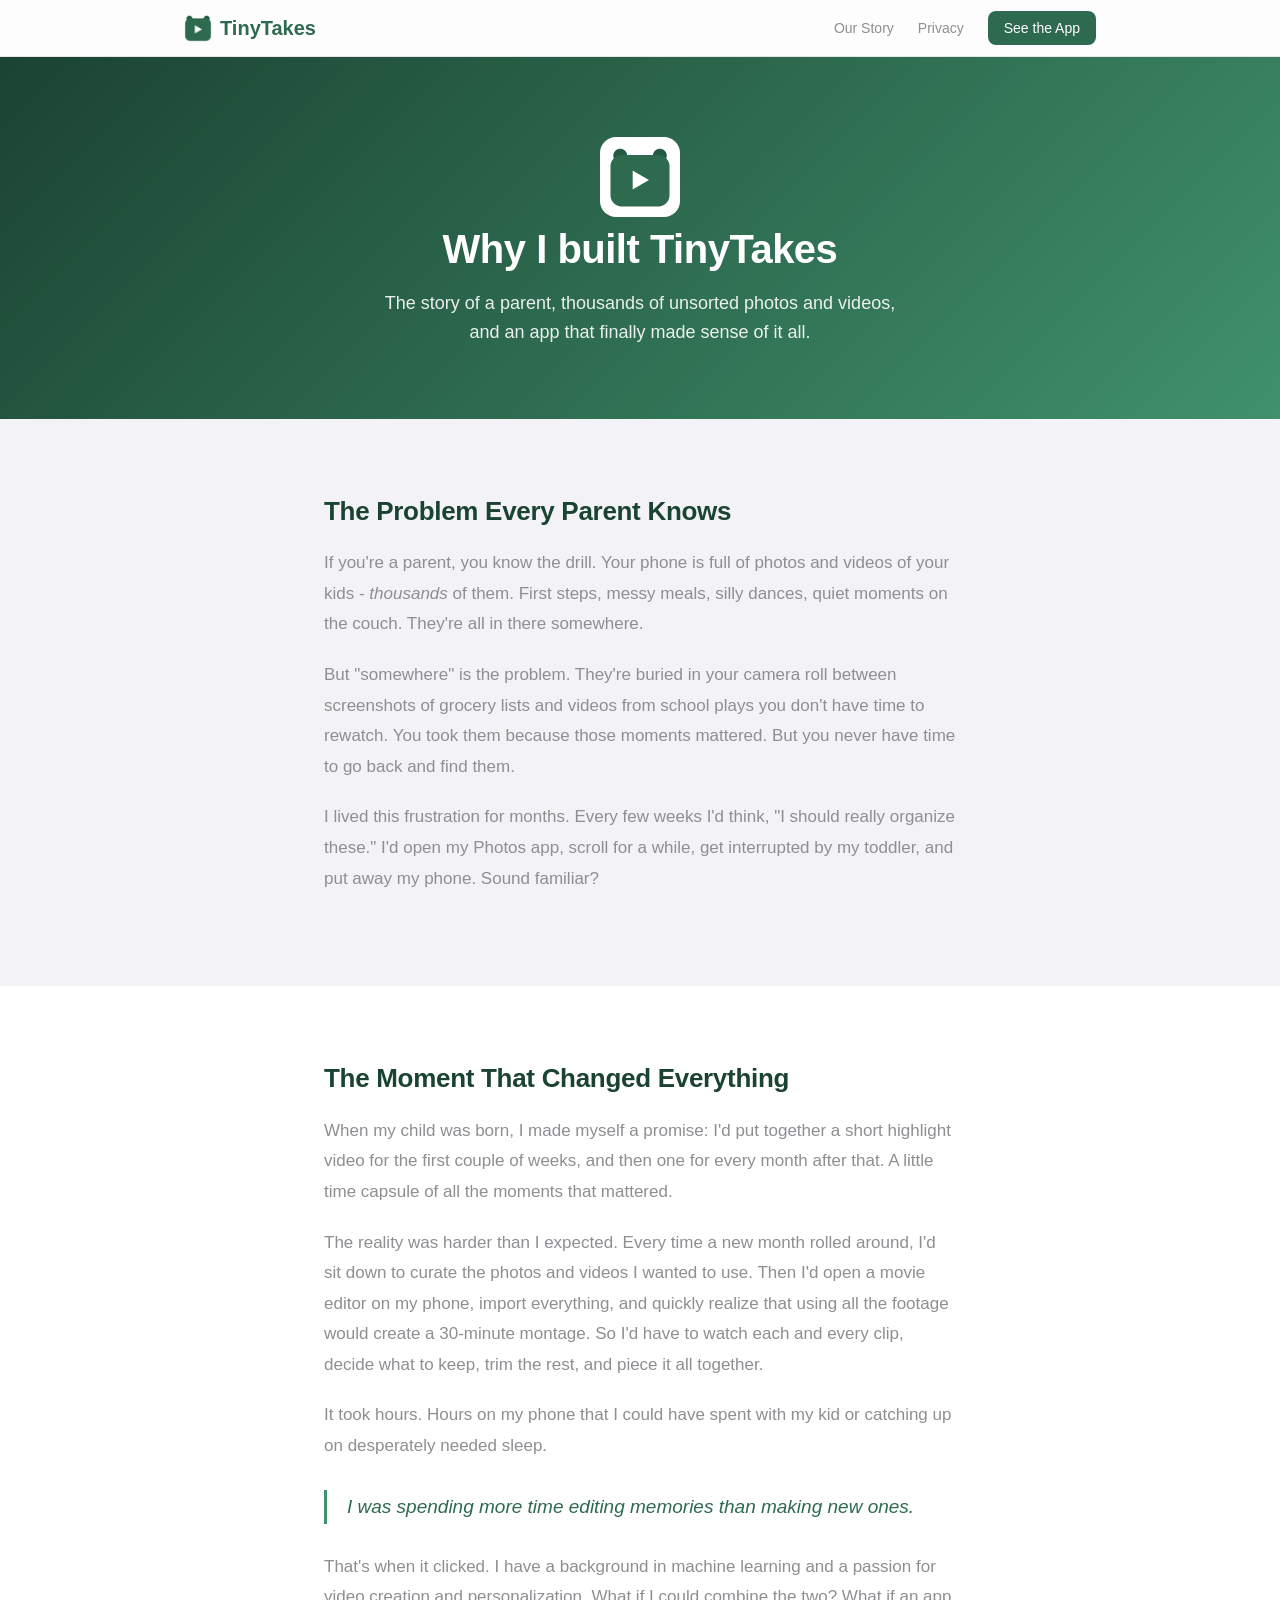
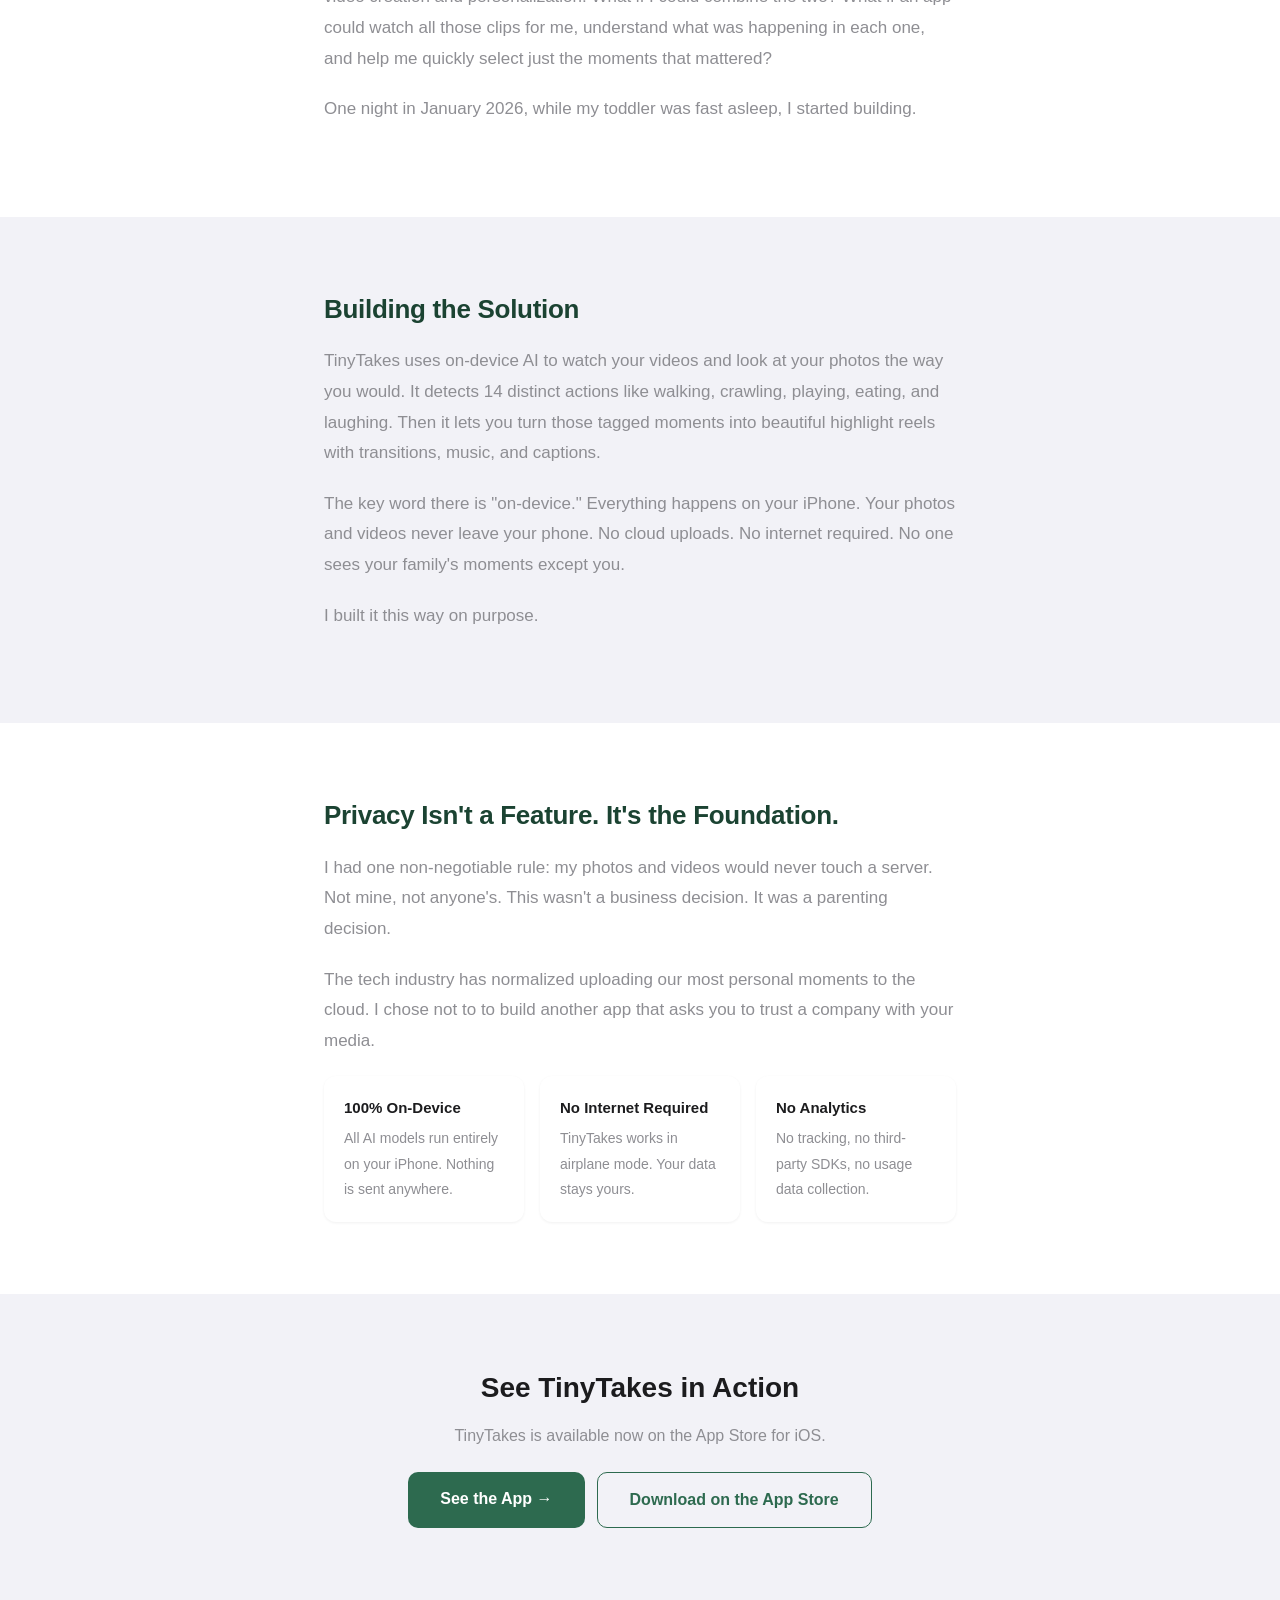
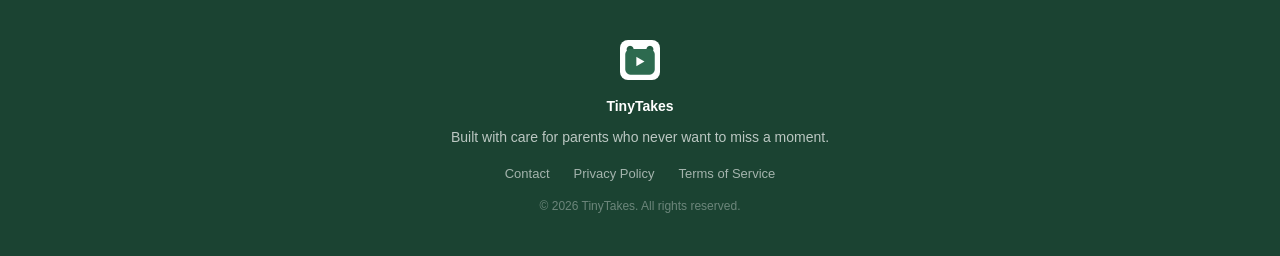
<file: index.html>
<!DOCTYPE html>
<html lang="en">
<head>
  <meta charset="UTF-8">
  <meta name="viewport" content="width=device-width, initial-scale=1.0">
  <title>TinyTakes - The Story Behind the App</title>
  <meta name="description" content="TinyTakes was built by a parent who got tired of losing the best moments in an ocean of photos and videos. Here's the story of why and how.">
  <link rel="icon" type="image/png" href="logo.png">

  <!-- Open Graph -->
  <meta property="og:title" content="TinyTakes - The Story Behind the App">
  <meta property="og:description" content="Why I built an AI-powered app to help parents find and relive their children's best moments.">
  <meta property="og:image" content="logo.png">
  <meta property="og:type" content="website">

  <!-- Twitter Card -->
  <meta name="twitter:card" content="summary">
  <meta name="twitter:title" content="TinyTakes - The Story Behind the App">
  <meta name="twitter:description" content="Why I built an AI-powered app to help parents find and relive their children's best moments.">
  <meta name="twitter:image" content="logo.png">

  <link rel="stylesheet" href="styles.css">

  <style>
    .story-hero {
      background: linear-gradient(135deg, var(--primary-dark) 0%, var(--primary) 50%, var(--primary-light) 100%);
      color: #FFFFFF;
    }

    .story-hero-inner {
      max-width: 720px;
      margin: 0 auto;
      padding: 80px 24px 72px;
      text-align: center;
    }

    .story-hero h1 {
      font-size: 40px;
      font-weight: 700;
      line-height: 1.2;
      letter-spacing: -0.5px;
      margin-bottom: 16px;
    }

    .story-hero .subtitle {
      font-size: 18px;
      opacity: 0.9;
      line-height: 1.6;
      max-width: 540px;
      margin: 0 auto;
    }

    .story-section {
      max-width: 680px;
      margin: 0 auto;
      padding: 0 24px;
    }

    .story-section h2 {
      font-size: 26px;
      font-weight: 700;
      margin-bottom: 16px;
      letter-spacing: -0.3px;
      color: var(--primary-dark);
    }

    .story-section p {
      font-size: 17px;
      line-height: 1.8;
      color: var(--text-secondary);
      margin-bottom: 20px;
    }

    .story-section .pullquote {
      font-size: 19px;
      font-style: italic;
      color: var(--primary);
      border-left: 3px solid var(--primary-light);
      padding-left: 20px;
      margin: 28px 0;
    }

    .placeholder-note {
      background: rgba(45, 106, 79, 0.06);
      border: 1px dashed var(--primary-light);
      border-radius: var(--radius);
      padding: 16px 20px;
      font-size: 14px;
      color: var(--primary);
      margin: 20px 0;
    }

    .privacy-values {
      display: grid;
      grid-template-columns: repeat(auto-fit, minmax(200px, 1fr));
      gap: 16px;
      margin-top: 20px;
    }

    .privacy-value {
      background: var(--card-bg);
      border-radius: var(--radius);
      padding: 20px;
      box-shadow: 0 1px 3px rgba(0, 0, 0, 0.06);
    }

    .privacy-value h4 {
      font-size: 15px;
      font-weight: 600;
      margin-bottom: 6px;
      color: var(--text);
    }

    .privacy-value p {
      font-size: 14px;
      margin-bottom: 0;
    }

    .story-cta {
      text-align: center;
      max-width: 680px;
      margin: 0 auto;
      padding: 0 24px;
    }

    .story-cta h2 {
      font-size: 28px;
      font-weight: 700;
      margin-bottom: 12px;
      color: var(--text);
    }

    .story-cta p {
      font-size: 16px;
      color: var(--text-secondary);
      margin-bottom: 24px;
    }

    .story-cta-buttons {
      display: flex;
      gap: 12px;
      justify-content: center;
      flex-wrap: wrap;
    }

    .btn-app {
      display: inline-block;
      padding: 14px 32px;
      font-size: 16px;
      font-weight: 600;
      color: #FFFFFF;
      background: var(--primary);
      border-radius: 10px;
      text-decoration: none;
      transition: background 0.2s, transform 0.2s;
    }

    .btn-app:hover {
      background: var(--primary-dark);
      transform: translateY(-1px);
    }

    .btn-beta {
      display: inline-block;
      padding: 14px 32px;
      font-size: 16px;
      font-weight: 600;
      color: var(--primary);
      border: 1.5px solid var(--primary);
      border-radius: 10px;
      text-decoration: none;
      transition: background 0.2s;
    }

    .btn-beta:hover {
      background: rgba(45, 106, 79, 0.05);
    }

    @media (max-width: 768px) {
      .story-hero h1 { font-size: 30px; }
      .story-hero-inner { padding: 56px 24px 56px; }
      .story-section h2 { font-size: 22px; }
    }

    @media (max-width: 480px) {
      .story-hero h1 { font-size: 26px; }
      .story-hero .subtitle { font-size: 16px; }
      .story-cta-buttons { flex-direction: column; align-items: center; }
    }
  </style>
</head>
<body>
  <!-- Nav -->
  <nav class="nav">
    <div class="nav-inner">
      <a href="#" class="nav-logo"><img src="logo.png" alt="TinyTakes" class="nav-logo-img">TinyTakes</a>
      <div class="nav-links">
        <a href="#our-story">Our Story</a>
        <a href="#privacy-first">Privacy</a>
        <a href="ios/index.html" class="nav-cta">See the App</a>
      </div>
    </div>
  </nav>

  <!-- Hero -->
  <header class="story-hero">
    <div class="story-hero-inner">
      <img src="logo.png" alt="TinyTakes logo" class="hero-logo">
      <h1>Why I built TinyTakes</h1>
      <p class="subtitle">The story of a parent, thousands of unsorted photos and videos, and an app that finally made sense of it all.</p>
    </div>
  </header>

  <!-- The Problem -->
  <section id="our-story" class="section">
    <div class="story-section">
      <h2>The Problem Every Parent Knows</h2>
      <p>If you're a parent, you know the drill. Your phone is full of photos and videos of your kids - <i>thousands</i> of them. First steps, messy meals, silly dances, quiet moments on the couch. They're all in there somewhere.</p>
      <p>But "somewhere" is the problem. They're buried in your camera roll between screenshots of grocery lists and videos from school plays you don't have time to rewatch. You took them because those moments mattered. But you never have time to go back and find them.</p>
      <p>I lived this frustration for months. Every few weeks I'd think, "I should really organize these." I'd open my Photos app, scroll for a while, get interrupted by my toddler, and put away my phone. Sound familiar?</p>
    </div>
  </section>

  <!-- The Spark -->
  <section class="section section-alt">
    <div class="story-section">
      <h2>The Moment That Changed Everything</h2>
      <p>When my child was born, I made myself a promise: I'd put together a short highlight video for the first couple of weeks, and then one for every month after that. A little time capsule of all the moments that mattered.</p>
      <p>The reality was harder than I expected. Every time a new month rolled around, I'd sit down to curate the photos and videos I wanted to use. Then I'd open a movie editor on my phone, import everything, and quickly realize that using all the footage would create a 30-minute montage. So I'd have to watch each and every clip, decide what to keep, trim the rest, and piece it all together.</p>
      <p>It took hours. Hours on my phone that I could have spent with my kid or catching up on desperately needed sleep.</p>
      <p class="pullquote">I was spending more time editing memories than making new ones.</p>
      <p>That's when it clicked. I have a background in machine learning and a passion for video creation and personalization. What if I could combine the two? What if an app could watch all those clips for me, understand what was happening in each one, and help me quickly select just the moments that mattered?</p>
      <p>One night in January 2026, while my toddler was fast asleep, I started building.</p>
    </div>
  </section>

  <!-- The Solution -->
  <section class="section">
    <div class="story-section">
      <h2>Building the Solution</h2>
      <p>TinyTakes uses on-device AI to watch your videos and look at your photos the way you would. It detects 14 distinct actions like walking, crawling, playing, eating, and laughing. Then it lets you turn those tagged moments into beautiful highlight reels with transitions, music, and captions.</p>
      <p>The key word there is "on-device." Everything happens on your iPhone. Your photos and videos never leave your phone. No cloud uploads. No internet required. No one sees your family's moments except you.</p>
      <p>I built it this way on purpose.</p>
    </div>
  </section>

  <!-- Privacy by Design -->
  <section id="privacy-first" class="section section-alt">
    <div class="story-section">
      <h2>Privacy Isn't a Feature. It's the Foundation.</h2>
      <p>I had one non-negotiable rule: my photos and videos would never touch a server. Not mine, not anyone's. This wasn't a business decision. It was a parenting decision.</p>
      <p>The tech industry has normalized uploading our most personal moments to the cloud. I chose not to to build another app that asks you to trust a company with your media.</p>
      <div class="privacy-values">
        <div class="privacy-value">
          <h4>100% On-Device</h4>
          <p>All AI models run entirely on your iPhone. Nothing is sent anywhere.</p>
        </div>
        <div class="privacy-value">
          <h4>No Internet Required</h4>
          <p>TinyTakes works in airplane mode. Your data stays yours.</p>
        </div>
        <div class="privacy-value">
          <h4>No Analytics</h4>
          <p>No tracking, no third-party SDKs, no usage data collection.</p>
        </div>
      </div>
    </div>
  </section>

  <!-- CTA -->
  <section class="section">
    <div class="story-cta">
      <h2>See TinyTakes in Action</h2>
      <p>TinyTakes is available now on the App Store for iOS.</p>
      <div class="story-cta-buttons">
        <a href="ios/index.html" class="btn-app">See the App &rarr;</a>
        <a href="https://apps.apple.com/us/app/tinytakes/id6760323223" class="btn-beta">Download on the App Store</a>
      </div>
    </div>
  </section>

  <!-- Footer -->
  <footer class="footer">
    <div class="section-inner">
      <img src="logo.png" alt="TinyTakes" class="footer-logo-img">
      <p class="footer-logo">TinyTakes</p>
      <p>Built with care for parents who never want to miss a moment.</p>
      <div class="footer-links">
        <a href="mailto:tinytakesapp@gmail.com">Contact</a>
        <a href="privacy.html">Privacy Policy</a>
        <a href="terms.html">Terms of Service</a>
      </div>
      <p class="footer-copy">&copy; 2026 TinyTakes. All rights reserved.</p>
    </div>
  </footer>
</body>
</html>
</file>
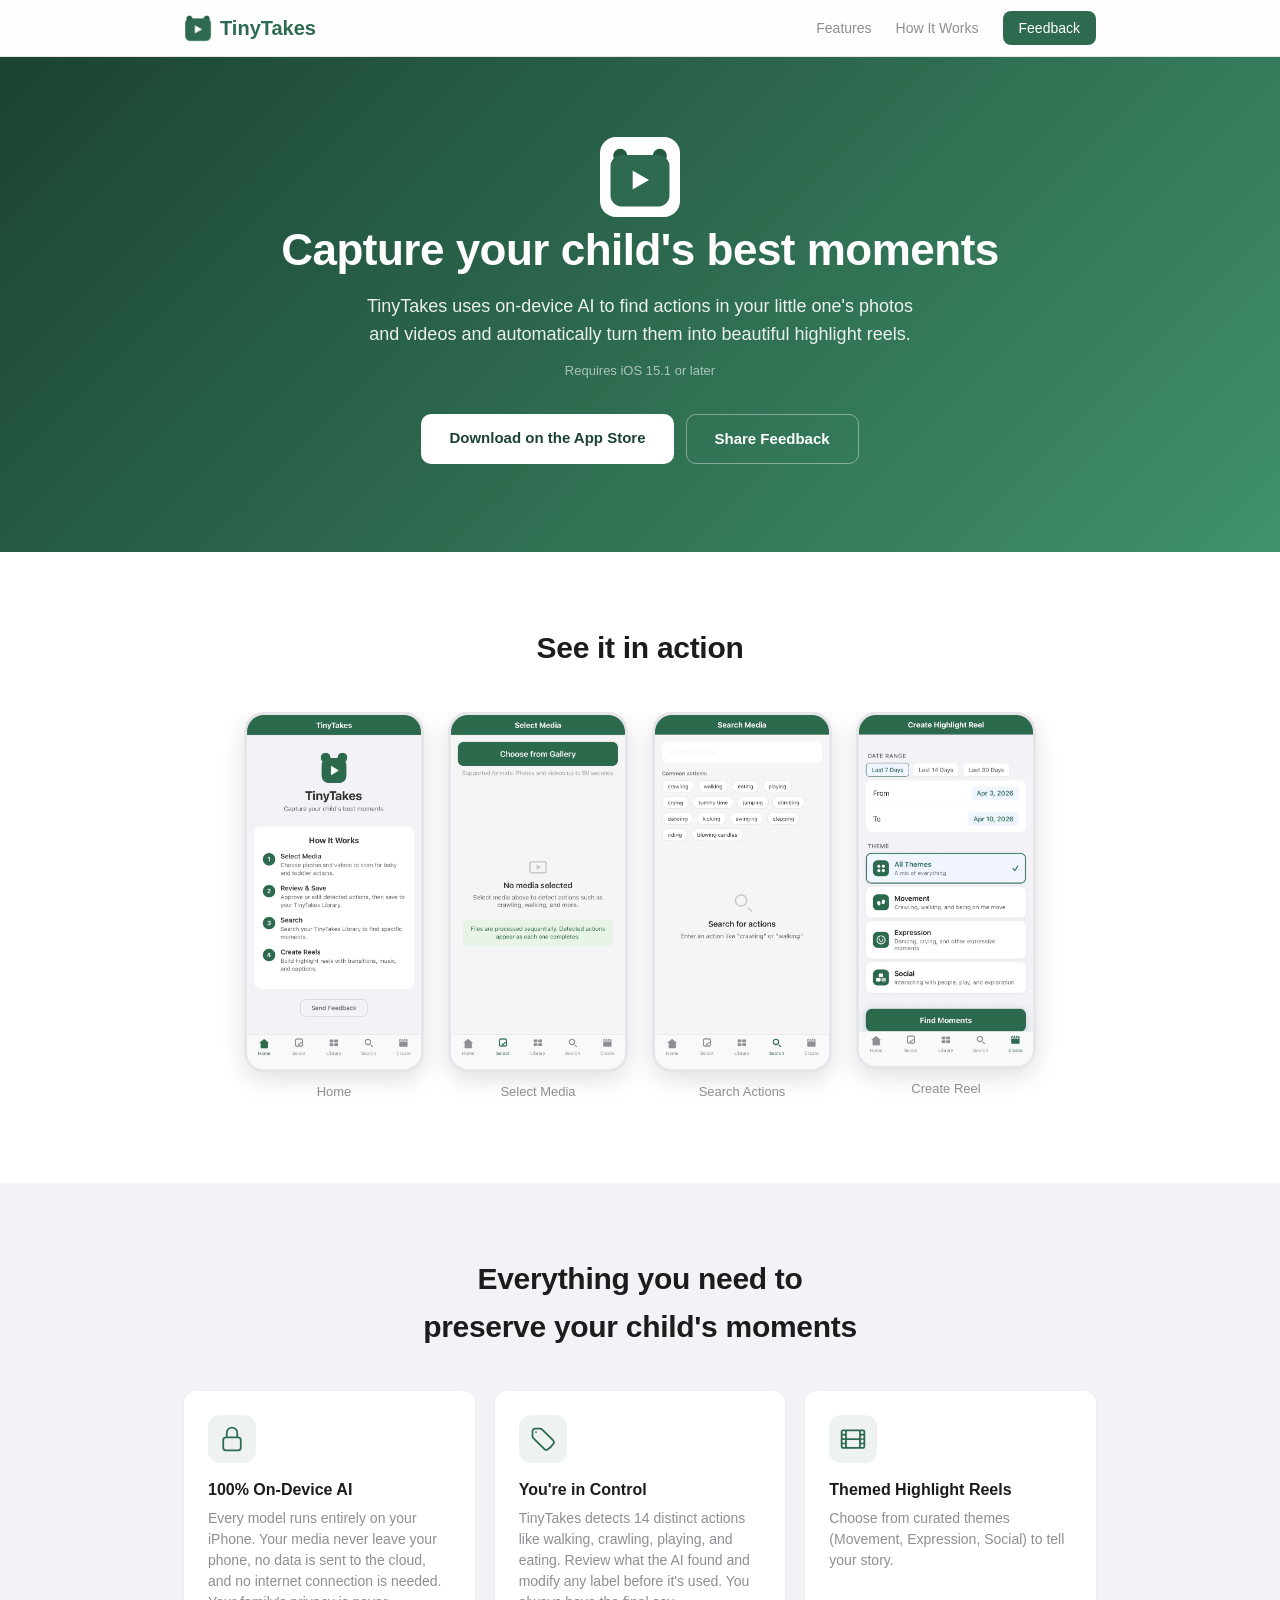
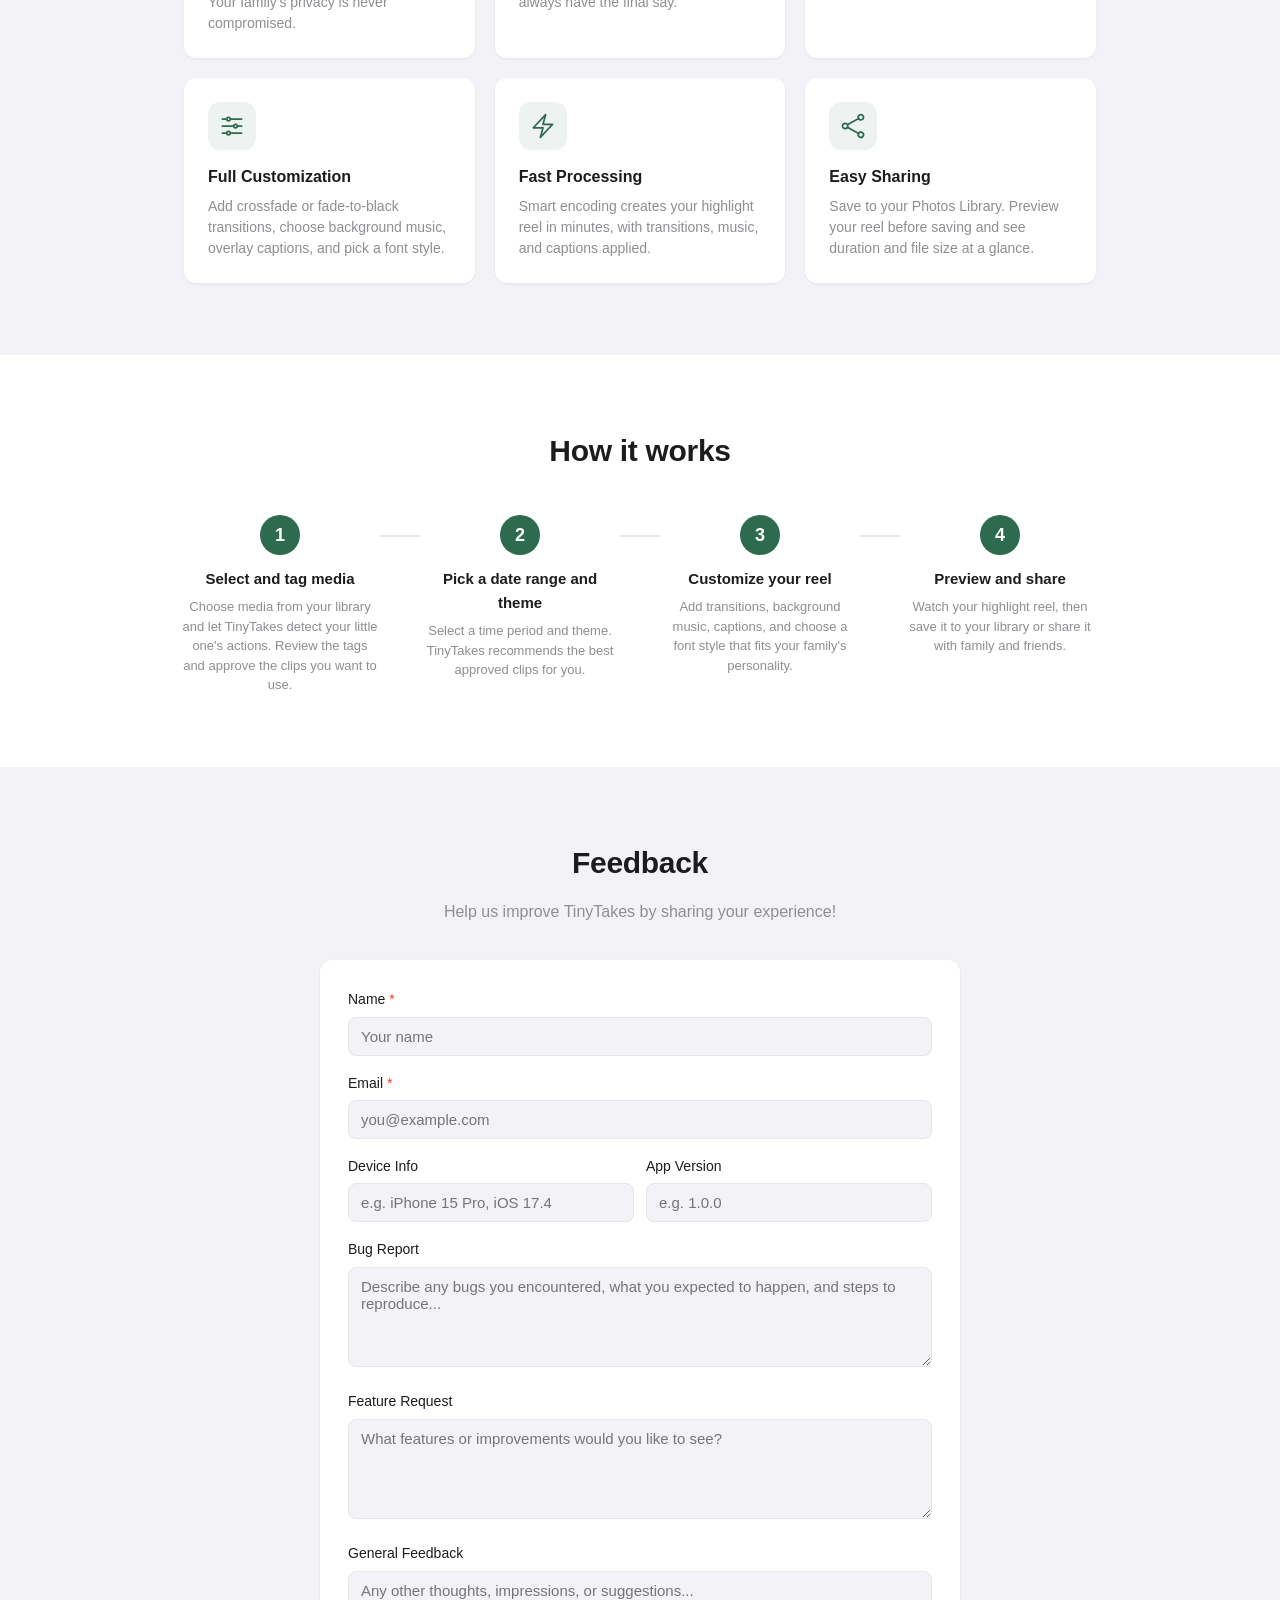
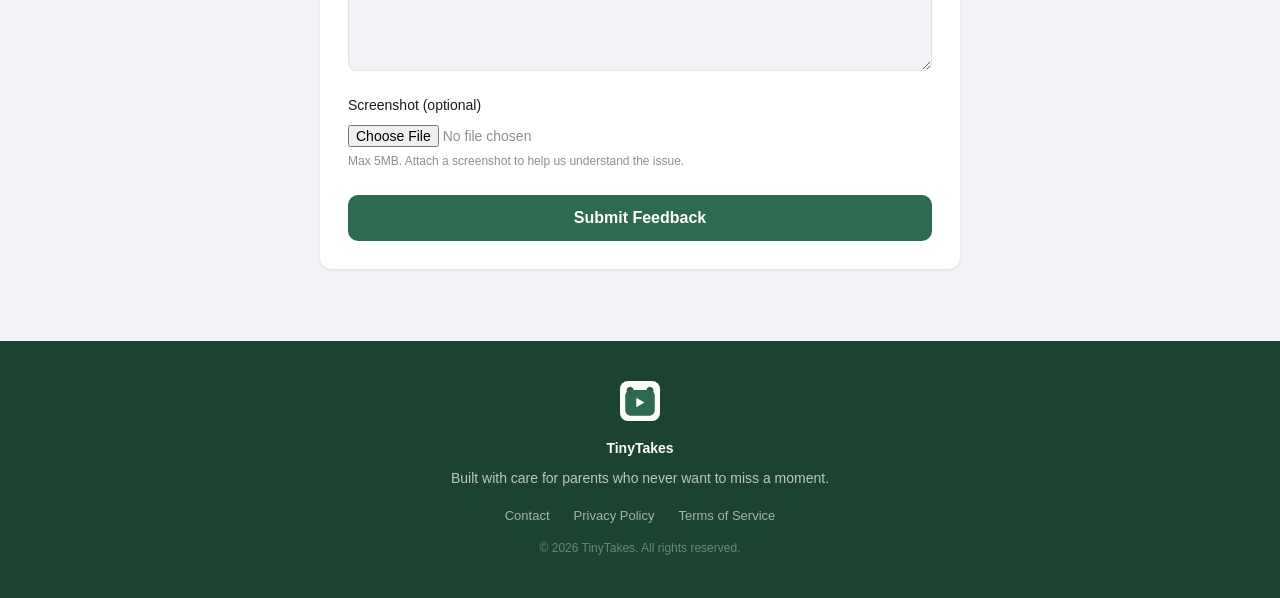
<file: ios/index.html>
<!DOCTYPE html>
<html lang="en">
<head>
  <meta charset="UTF-8">
  <meta name="viewport" content="width=device-width, initial-scale=1.0">
  <title>TinyTakes - Capture your child's best moments</title>
  <meta name="description" content="TinyTakes uses on-device AI to find actions in your little one's photos and videos and automatically turn them into beautiful highlight reels. Private, fast, and easy to use.">
  <link rel="icon" type="image/png" href="../logo.png">

  <!-- Open Graph -->
  <meta property="og:title" content="TinyTakes - Capture your child's best moments">
  <meta property="og:description" content="On-device AI finds actions in your little one's photos and videos and turns them into beautiful highlight reels. No cloud uploads, no internet required.">
  <meta property="og:image" content="../logo.png">
  <meta property="og:type" content="website">

  <!-- Twitter Card -->
  <meta name="twitter:card" content="summary">
  <meta name="twitter:title" content="TinyTakes - Capture your child's best moments">
  <meta name="twitter:description" content="On-device AI finds actions in your little one's photos and videos and turns them into beautiful highlight reels. No cloud uploads, no internet required.">
  <meta name="twitter:image" content="../logo.png">

  <link rel="stylesheet" href="../styles.css">
</head>
<body>
  <!-- Nav -->
  <nav class="nav">
    <div class="nav-inner">
      <a href="../index.html" class="nav-logo"><img src="../logo.png" alt="TinyTakes" class="nav-logo-img">TinyTakes</a>
      <div class="nav-links">
        <a href="#features">Features</a>
        <a href="#how-it-works">How It Works</a>
        <a href="#feedback" class="nav-cta">Feedback</a>
      </div>
    </div>
  </nav>

  <!-- Hero -->
  <header class="hero">
    <div class="hero-inner">
      <img src="../logo.png" alt="TinyTakes logo" class="hero-logo">
      <h1>Capture your child's best moments</h1>
      <p class="hero-subtitle">TinyTakes uses on-device AI to find actions in your little one's photos and videos and automatically turn them into beautiful highlight reels.</p>
      <p class="hero-requirement">Requires iOS 15.1 or later</p>
      <div class="hero-actions">
        <a href="https://apps.apple.com/us/app/tinytakes/id6760323223" class="btn-primary">Download on the App Store</a>
        <a href="#feedback" class="btn-ghost">Share Feedback</a>
      </div>
    </div>
  </header>

  <!-- App Screenshots -->
  <section class="section section-alt">
    <div class="section-inner">
      <h2 class="section-title">See it in action</h2>
      <div class="screenshots">
        <div class="screenshot">
          <div class="phone-frame">
            <img src="screenshots/Home Screen.jpg" alt="TinyTakes Home Screen">
          </div>
          <p class="screenshot-label">Home</p>
        </div>
        <div class="screenshot">
          <div class="phone-frame">
            <img src="screenshots/Select Media.jpg" alt="Select Media screen">
          </div>
          <p class="screenshot-label">Select Media</p>
        </div>
        <div class="screenshot">
          <div class="phone-frame">
            <img src="screenshots/Search Media.jpg" alt="Search Media screen">
          </div>
          <p class="screenshot-label">Search Actions</p>
        </div>
        <div class="screenshot">
          <div class="phone-frame">
            <img src="screenshots/Create Highlight Reel.jpg" alt="Create Highlight Reel screen">
          </div>
          <p class="screenshot-label">Create Reel</p>
        </div>
      </div>
    </div>
  </section>

  <!-- Features -->
  <section id="features" class="section">
    <div class="section-inner">
      <h2 class="section-title">Everything you need to<br>preserve your child's moments</h2>

      <div class="features-grid">
        <div class="feature-card">
          <div class="feature-icon">
            <svg width="28" height="28" fill="none" viewBox="0 0 24 24" stroke="currentColor" stroke-width="1.5"><path stroke-linecap="round" stroke-linejoin="round" d="M16.5 10.5V6.75a4.5 4.5 0 10-9 0v3.75m-.75 11.25h10.5a2.25 2.25 0 002.25-2.25v-6.75a2.25 2.25 0 00-2.25-2.25H6.75a2.25 2.25 0 00-2.25 2.25v6.75a2.25 2.25 0 002.25 2.25z"/></svg>
          </div>
          <h3>100% On-Device AI</h3>
          <p>Every model runs entirely on your iPhone. Your media never leave your phone, no data is sent to the cloud, and no internet connection is needed. Your family's privacy is never compromised.</p>
        </div>

        <div class="feature-card">
          <div class="feature-icon">
            <svg width="28" height="28" fill="none" viewBox="0 0 24 24" stroke="currentColor" stroke-width="1.5"><path stroke-linecap="round" stroke-linejoin="round" d="M9.568 3H5.25A2.25 2.25 0 003 5.25v4.318c0 .597.237 1.17.659 1.591l9.581 9.581c.699.699 1.78.872 2.607.33a18.095 18.095 0 005.223-5.223c.542-.827.369-1.908-.33-2.607L11.16 3.66A2.25 2.25 0 009.568 3z"/><path stroke-linecap="round" stroke-linejoin="round" d="M6 6h.008v.008H6V6z"/></svg>
          </div>
          <h3>You're in Control</h3>
          <p>TinyTakes detects 14 distinct actions like walking, crawling, playing, and eating. Review what the AI found and modify any label before it's used. You always have the final say.</p>
        </div>

        <div class="feature-card">
          <div class="feature-icon">
            <svg width="28" height="28" fill="none" viewBox="0 0 24 24" stroke="currentColor" stroke-width="1.5"><path stroke-linecap="round" stroke-linejoin="round" d="M3.375 19.5h17.25m-17.25 0a1.125 1.125 0 01-1.125-1.125M3.375 19.5h1.5C5.496 19.5 6 18.996 6 18.375m-3.75 0V5.625m0 12.75v-1.5c0-.621.504-1.125 1.125-1.125m18.375 2.625V5.625m0 12.75c0 .621-.504 1.125-1.125 1.125m1.125-1.125v-1.5c0-.621-.504-1.125-1.125-1.125m0 3.75h-1.5A1.125 1.125 0 0118 18.375M20.625 4.5H3.375m17.25 0c.621 0 1.125.504 1.125 1.125M20.625 4.5h-1.5C18.504 4.5 18 5.004 18 5.625m3.75 0v1.5c0 .621-.504 1.125-1.125 1.125M3.375 4.5c-.621 0-1.125.504-1.125 1.125M3.375 4.5h1.5C5.496 4.5 6 5.004 6 5.625m-3.75 0v1.5c0 .621.504 1.125 1.125 1.125m0 0h1.5m-1.5 0c-.621 0-1.125.504-1.125 1.125v1.5c0 .621.504 1.125 1.125 1.125m1.5-3.75C5.496 8.25 6 7.746 6 7.125v-1.5M4.875 8.25C5.496 8.25 6 8.754 6 9.375v1.5m0-5.25v5.25m0-5.25C6 5.004 6.504 4.5 7.125 4.5h9.75c.621 0 1.125.504 1.125 1.125m1.125 2.625h1.5m-1.5 0A1.125 1.125 0 0118 7.125v-1.5m1.125 2.625c-.621 0-1.125.504-1.125 1.125v1.5m2.625-2.625c.621 0 1.125.504 1.125 1.125v1.5c0 .621-.504 1.125-1.125 1.125M18 5.625v5.25M7.125 12h9.75m-9.75 0A1.125 1.125 0 016 10.875M7.125 12C6.504 12 6 12.504 6 13.125m0-2.25c0 .621.504 1.125 1.125 1.125M18 10.875c0 .621-.504 1.125-1.125 1.125M18 10.875c0 .621.504 1.125 1.125 1.125m-2.25 0c.621 0 1.125.504 1.125 1.125m-12 5.25v-5.25m0 5.25c0 .621.504 1.125 1.125 1.125h9.75c.621 0 1.125-.504 1.125-1.125m-12 0v-1.5c0-.621-.504-1.125-1.125-1.125M18 18.375v-5.25m0 5.25v-1.5c0-.621.504-1.125 1.125-1.125M18 13.125v1.5c0 .621.504 1.125 1.125 1.125M18 13.125c0-.621.504-1.125 1.125-1.125M6 13.125v1.5c0 .621-.504 1.125-1.125 1.125M6 13.125C6 12.504 5.496 12 4.875 12m-1.5 0h1.5m-1.5 0c-.621 0-1.125-.504-1.125-1.125v-1.5c0-.621.504-1.125 1.125-1.125m1.5 0h-1.5"/></svg>
          </div>
          <h3>Themed Highlight Reels</h3>
          <p>Choose from curated themes (Movement, Expression, Social) to tell your story.</p>
        </div>

        <div class="feature-card">
          <div class="feature-icon">
            <svg width="28" height="28" fill="none" viewBox="0 0 24 24" stroke="currentColor" stroke-width="1.5"><path stroke-linecap="round" stroke-linejoin="round" d="M10.5 6h9.75M10.5 6a1.5 1.5 0 11-3 0m3 0a1.5 1.5 0 10-3 0M3.75 6H7.5m3 12h9.75m-9.75 0a1.5 1.5 0 01-3 0m3 0a1.5 1.5 0 00-3 0m-3.75 0H7.5m9-6h3.75m-3.75 0a1.5 1.5 0 01-3 0m3 0a1.5 1.5 0 00-3 0m-9.75 0h9.75"/></svg>
          </div>
          <h3>Full Customization</h3>
          <p>Add crossfade or fade-to-black transitions, choose background music, overlay captions, and pick a font style.</p>
        </div>

        <div class="feature-card">
          <div class="feature-icon">
            <svg width="28" height="28" fill="none" viewBox="0 0 24 24" stroke="currentColor" stroke-width="1.5"><path stroke-linecap="round" stroke-linejoin="round" d="M3.75 13.5l10.5-11.25L12 10.5h8.25L9.75 21.75 12 13.5H3.75z"/></svg>
          </div>
          <h3>Fast Processing</h3>
          <p>Smart encoding creates your highlight reel in minutes, with transitions, music, and captions applied.</p>
        </div>

        <div class="feature-card">
          <div class="feature-icon">
            <svg width="28" height="28" fill="none" viewBox="0 0 24 24" stroke="currentColor" stroke-width="1.5"><path stroke-linecap="round" stroke-linejoin="round" d="M7.217 10.907a2.25 2.25 0 100 2.186m0-2.186c.18.324.283.696.283 1.093s-.103.77-.283 1.093m0-2.186l9.566-5.314m-9.566 7.5l9.566 5.314m0 0a2.25 2.25 0 103.935 2.186 2.25 2.25 0 00-3.935-2.186zm0-12.814a2.25 2.25 0 103.933-2.185 2.25 2.25 0 00-3.933 2.185z"/></svg>
          </div>
          <h3>Easy Sharing</h3>
          <p>Save to your Photos Library. Preview your reel before saving and see duration and file size at a glance.</p>
        </div>
      </div>
    </div>
  </section>

  <!-- How It Works -->
  <section id="how-it-works" class="section section-alt">
    <div class="section-inner">
      <h2 class="section-title">How it works</h2>

      <div class="steps">
        <div class="step">
          <div class="step-number">1</div>
          <h3>Select and tag media</h3>
          <p>Choose media from your library and let TinyTakes detect your little one's actions. Review the tags and approve the clips you want to use.</p>
        </div>
        <div class="step-connector"></div>
        <div class="step">
          <div class="step-number">2</div>
          <h3>Pick a date range and theme</h3>
          <p>Select a time period and theme. TinyTakes recommends the best approved clips for you.</p>
        </div>
        <div class="step-connector"></div>
        <div class="step">
          <div class="step-number">3</div>
          <h3>Customize your reel</h3>
          <p>Add transitions, background music, captions, and choose a font style that fits your family's personality.</p>
        </div>
        <div class="step-connector"></div>
        <div class="step">
          <div class="step-number">4</div>
          <h3>Preview and share</h3>
          <p>Watch your highlight reel, then save it to your library or share it with family and friends.</p>
        </div>
      </div>
    </div>
  </section>

  <!-- Feedback Form -->
  <section id="feedback" class="section">
    <div class="section-inner">
      <h2 class="section-title">Feedback</h2>
      <p class="section-subtitle">Help us improve TinyTakes by sharing your experience!</p>

      <div class="card">
        <form id="feedback-form">
          <div class="form-group">
            <label for="name">Name <span class="required">*</span></label>
            <input type="text" id="name" name="name" required placeholder="Your name">
            <p class="field-error" id="name-error" style="display: none;">Please enter your name.</p>
          </div>

          <div class="form-group">
            <label for="email">Email <span class="required">*</span></label>
            <input type="email" id="email" name="email" required placeholder="you@example.com">
            <p class="field-error" id="email-error" style="display: none;">Please enter a valid email address.</p>
          </div>

          <div class="form-row">
            <div class="form-group">
              <label for="device">Device Info</label>
              <input type="text" id="device" name="device" placeholder="e.g. iPhone 15 Pro, iOS 17.4">
            </div>
            <div class="form-group">
              <label for="appVersion">App Version</label>
              <input type="text" id="appVersion" name="appVersion" placeholder="e.g. 1.0.0">
            </div>
          </div>

          <div class="form-group">
            <label for="bugReport">Bug Report</label>
            <textarea id="bugReport" name="bugReport" rows="3" placeholder="Describe any bugs you encountered, what you expected to happen, and steps to reproduce..."></textarea>
          </div>

          <div class="form-group">
            <label for="featureRequest">Feature Request</label>
            <textarea id="featureRequest" name="featureRequest" rows="3" placeholder="What features or improvements would you like to see?"></textarea>
          </div>

          <div class="form-group">
            <label for="generalFeedback">General Feedback</label>
            <textarea id="generalFeedback" name="generalFeedback" rows="3" placeholder="Any other thoughts, impressions, or suggestions..."></textarea>
          </div>

          <div class="form-group">
            <label for="screenshot">Screenshot (optional)</label>
            <input type="file" id="screenshot" name="screenshot" accept="image/*">
            <p class="hint">Max 5MB. Attach a screenshot to help us understand the issue.</p>
          </div>

          <button type="submit" id="submit-btn">
            <span class="btn-text">Submit Feedback</span>
            <span class="btn-loading" style="display: none;">Submitting...</span>
          </button>
        </form>

        <!-- Success Message -->
        <div id="success-message" style="display: none;">
          <div class="success-icon">&#10003;</div>
          <h3>Thank you!</h3>
          <p>Your feedback has been submitted successfully. We appreciate your help in making TinyTakes better!</p>
          <button onclick="resetForm()" class="btn-secondary">Submit Another</button>
        </div>

        <!-- Error Message -->
        <div id="error-message" style="display: none;">
          <div class="error-icon">!</div>
          <h3>Something went wrong</h3>
          <p id="error-text">Please try again later.</p>
          <button onclick="hideError()" class="btn-secondary">Try Again</button>
        </div>
      </div>
    </div>
  </section>

  <!-- Footer -->
  <footer class="footer">
    <div class="section-inner">
      <img src="../logo.png" alt="TinyTakes" class="footer-logo-img">
      <p class="footer-logo">TinyTakes</p>
      <p>Built with care for parents who never want to miss a moment.</p>
      <div class="footer-links">
        <a href="mailto:tinytakesapp@gmail.com">Contact</a>
        <a href="../privacy.html">Privacy Policy</a>
        <a href="../terms.html">Terms of Service</a>
      </div>
      <p class="footer-copy">&copy; 2026 TinyTakes. All rights reserved.</p>
    </div>
  </footer>

  <script src="script.js"></script>
</body>
</html>
</file>
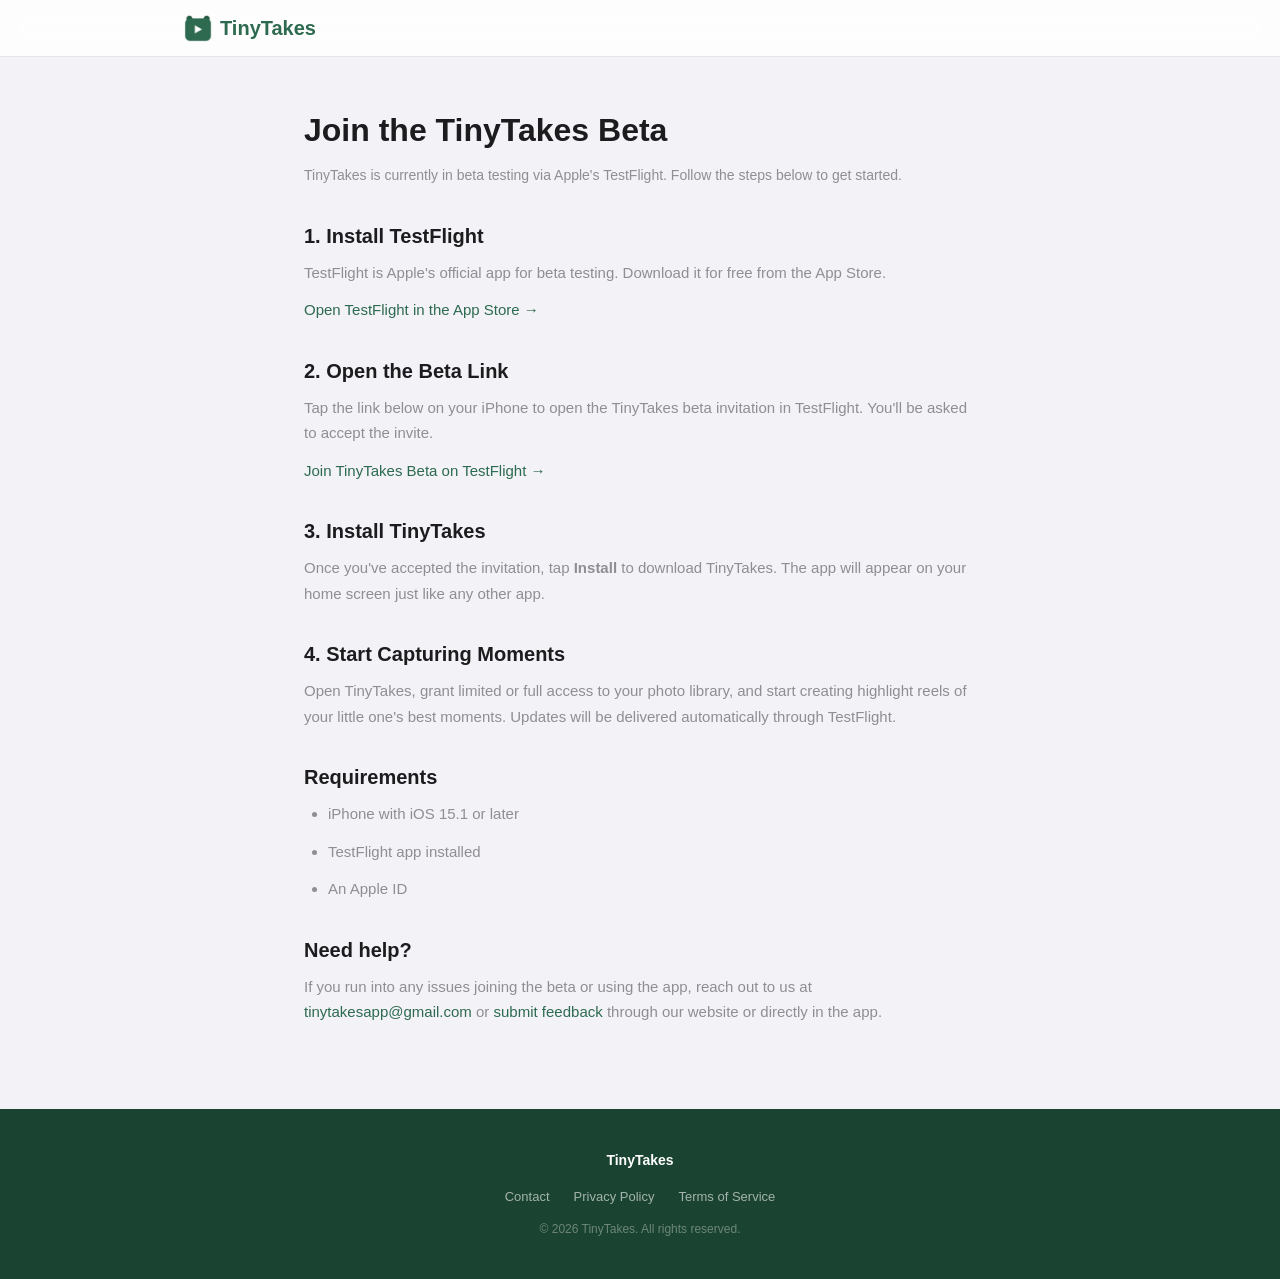
<file: beta.html>
<!DOCTYPE html>
<html lang="en">
<head>
  <meta charset="UTF-8">
  <meta name="viewport" content="width=device-width, initial-scale=1.0">
  <title>Join the Beta - TinyTakes</title>
  <meta name="description" content="Join the TinyTakes beta via TestFlight. Follow these simple steps to install and start capturing your little one's best moments.">
  <link rel="icon" type="image/png" href="logo.png">
  <link rel="stylesheet" href="styles.css">
</head>
<body>
  <nav class="nav">
    <div class="nav-inner">
      <a href="index.html" class="nav-logo"><img src="logo.png" alt="TinyTakes" class="nav-logo-img">TinyTakes</a>
    </div>
  </nav>

  <div class="legal-page">
    <h1>Join the TinyTakes Beta</h1>
    <p class="legal-updated">TinyTakes is currently in beta testing via Apple's TestFlight. Follow the steps below to get started.</p>

    <h2>1. Install TestFlight</h2>
    <p>TestFlight is Apple's official app for beta testing. Download it for free from the App Store.</p>
    <p><a href="https://apps.apple.com/app/testflight/id899247664" target="_blank" rel="noopener noreferrer">Open TestFlight in the App Store &rarr;</a></p>

    <h2>2. Open the Beta Link</h2>
    <p>Tap the link below on your iPhone to open the TinyTakes beta invitation in TestFlight. You'll be asked to accept the invite.</p>
    <p><a href="https://testflight.apple.com/join/wCqkfKxg" target="_blank" rel="noopener noreferrer">Join TinyTakes Beta on TestFlight &rarr;</a></p>

    <h2>3. Install TinyTakes</h2>
    <p>Once you've accepted the invitation, tap <strong>Install</strong> to download TinyTakes. The app will appear on your home screen just like any other app.</p>

    <h2>4. Start Capturing Moments</h2>
    <p>Open TinyTakes, grant limited or full access to your photo library, and start creating highlight reels of your little one's best moments. Updates will be delivered automatically through TestFlight.</p>

    <h2>Requirements</h2>
    <ul>
      <li>iPhone with iOS 15.1 or later</li>
      <li>TestFlight app installed</li>
      <li>An Apple ID</li>
    </ul>

    <h2>Need help?</h2>
    <p>If you run into any issues joining the beta or using the app, reach out to us at <a href="mailto:tinytakesapp@gmail.com">tinytakesapp@gmail.com</a> or <a href="index.html#feedback">submit feedback</a> through our website or directly in the app.</p>
  </div>

  <footer class="footer">
    <div class="section-inner">
      <p class="footer-logo">TinyTakes</p>
      <div class="footer-links">
        <a href="mailto:tinytakesapp@gmail.com">Contact</a>
        <a href="privacy.html">Privacy Policy</a>
        <a href="terms.html">Terms of Service</a>
      </div>
      <p class="footer-copy">&copy; 2026 TinyTakes. All rights reserved.</p>
    </div>
  </footer>
</body>
</html>
</file>
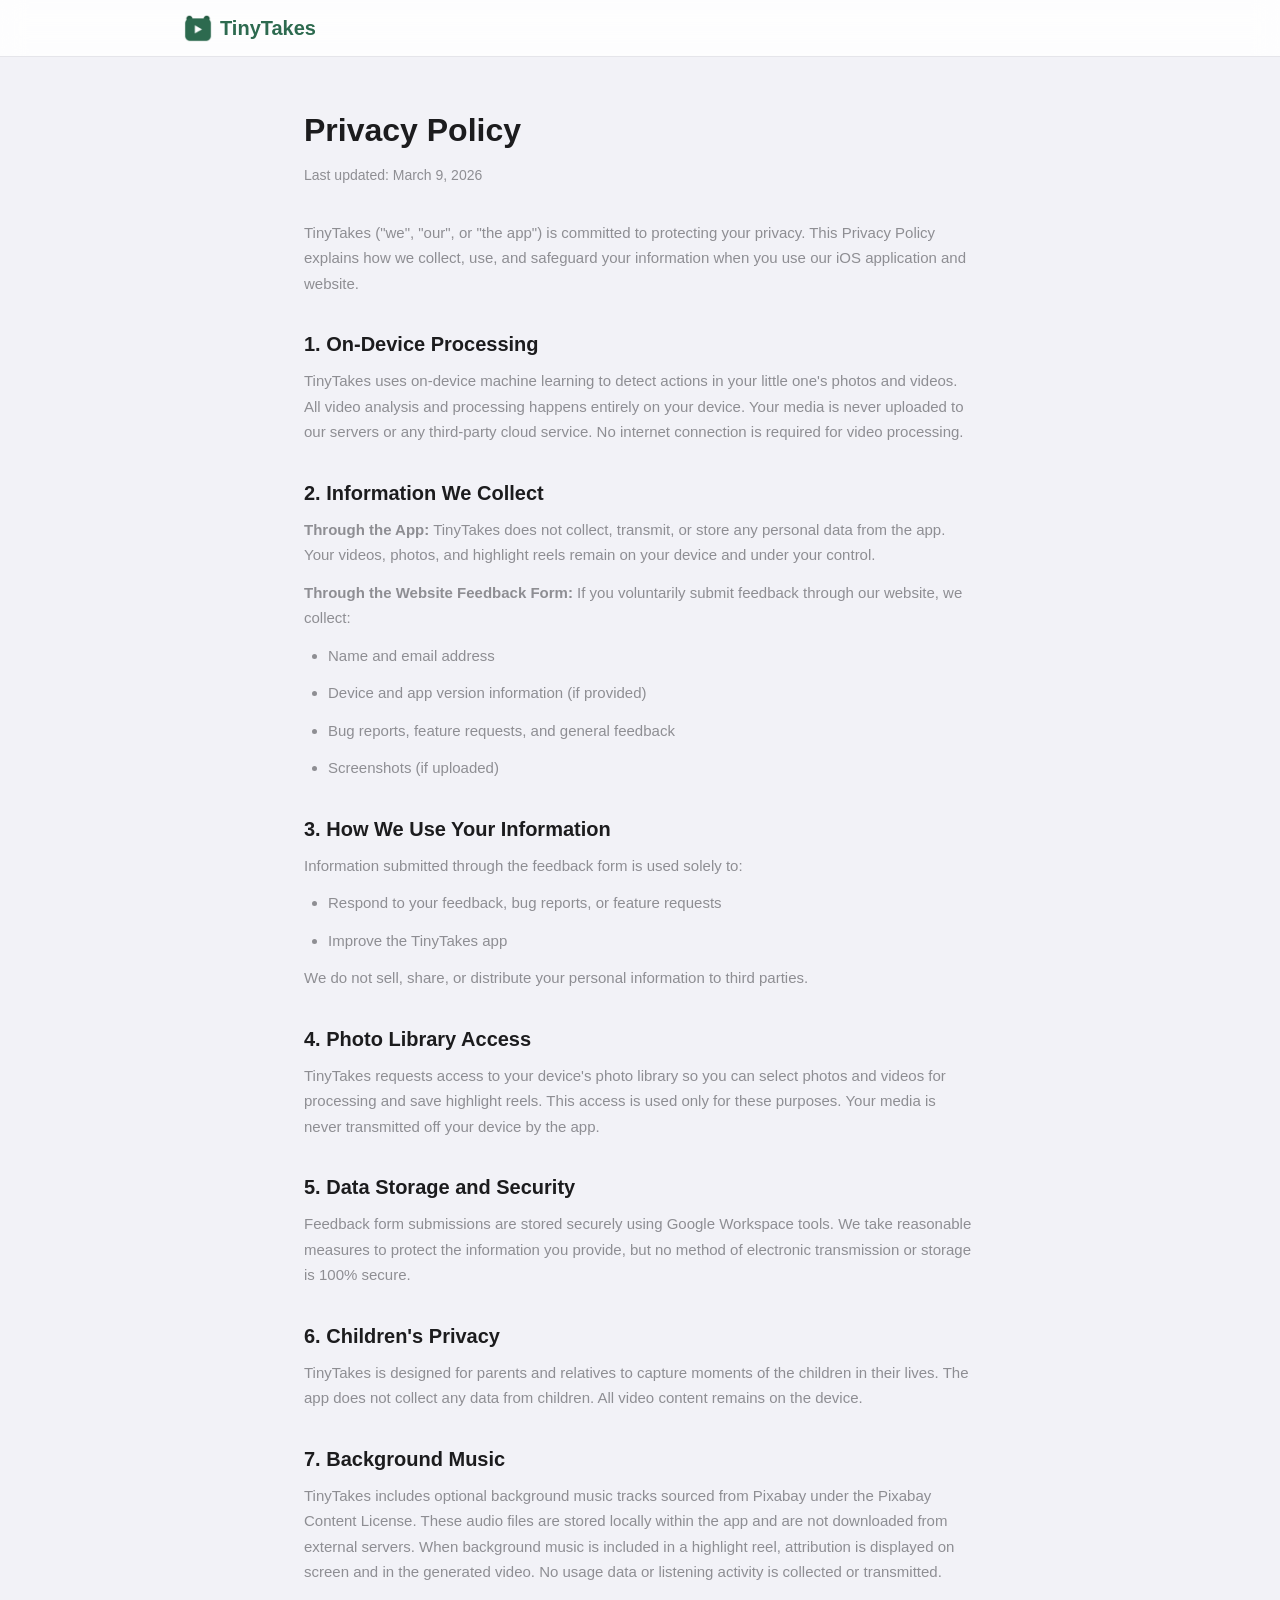
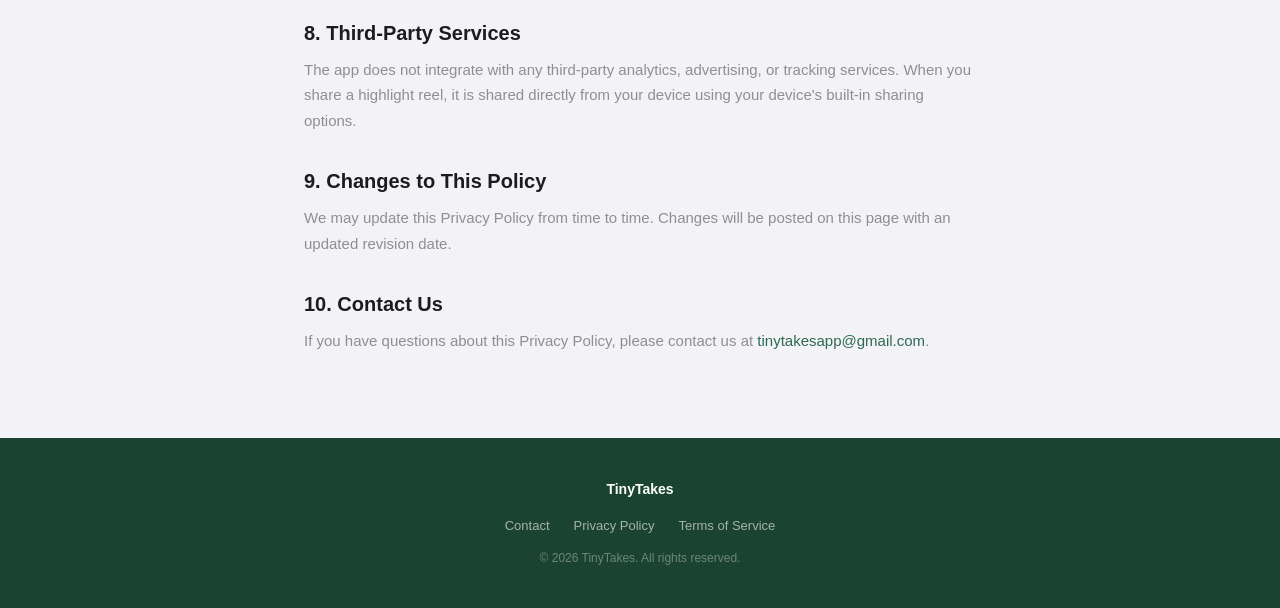
<file: privacy.html>
<!DOCTYPE html>
<html lang="en">
<head>
  <meta charset="UTF-8">
  <meta name="viewport" content="width=device-width, initial-scale=1.0">
  <title>Privacy Policy - TinyTakes</title>
  <link rel="stylesheet" href="styles.css">
</head>
<body>
  <nav class="nav">
    <div class="nav-inner">
      <a href="index.html" class="nav-logo"><img src="logo.png" alt="TinyTakes" class="nav-logo-img">TinyTakes</a>
    </div>
  </nav>

  <div class="legal-page">
    <h1>Privacy Policy</h1>
    <p class="legal-updated">Last updated: March 9, 2026</p>

    <p>TinyTakes ("we", "our", or "the app") is committed to protecting your privacy. This Privacy Policy explains how we collect, use, and safeguard your information when you use our iOS application and website.</p>

    <h2>1. On-Device Processing</h2>
    <p>TinyTakes uses on-device machine learning to detect actions in your little one's photos and videos. All video analysis and processing happens entirely on your device. Your media is never uploaded to our servers or any third-party cloud service. No internet connection is required for video processing.</p>

    <h2>2. Information We Collect</h2>
    <p><strong>Through the App:</strong> TinyTakes does not collect, transmit, or store any personal data from the app. Your videos, photos, and highlight reels remain on your device and under your control.</p>
    <p><strong>Through the Website Feedback Form:</strong> If you voluntarily submit feedback through our website, we collect:</p>
    <ul>
      <li>Name and email address</li>
      <li>Device and app version information (if provided)</li>
      <li>Bug reports, feature requests, and general feedback</li>
      <li>Screenshots (if uploaded)</li>
    </ul>

    <h2>3. How We Use Your Information</h2>
    <p>Information submitted through the feedback form is used solely to:</p>
    <ul>
      <li>Respond to your feedback, bug reports, or feature requests</li>
      <li>Improve the TinyTakes app</li>
    </ul>
    <p>We do not sell, share, or distribute your personal information to third parties.</p>

    <h2>4. Photo Library Access</h2>
    <p>TinyTakes requests access to your device's photo library so you can select photos and videos for processing and save highlight reels. This access is used only for these purposes. Your media is never transmitted off your device by the app.</p>

    <h2>5. Data Storage and Security</h2>
    <p>Feedback form submissions are stored securely using Google Workspace tools. We take reasonable measures to protect the information you provide, but no method of electronic transmission or storage is 100% secure.</p>

    <h2>6. Children's Privacy</h2>
    <p>TinyTakes is designed for parents and relatives to capture moments of the children in their lives. The app does not collect any data from children. All video content remains on the device.</p>

    <h2>7. Background Music</h2>
    <p>TinyTakes includes optional background music tracks sourced from Pixabay under the Pixabay Content License. These audio files are stored locally within the app and are not downloaded from external servers. When background music is included in a highlight reel, attribution is displayed on screen and in the generated video. No usage data or listening activity is collected or transmitted.</p>

    <h2>8. Third-Party Services</h2>
    <p>The app does not integrate with any third-party analytics, advertising, or tracking services. When you share a highlight reel, it is shared directly from your device using your device's built-in sharing options.</p>

    <h2>9. Changes to This Policy</h2>
    <p>We may update this Privacy Policy from time to time. Changes will be posted on this page with an updated revision date.</p>

    <h2>10. Contact Us</h2>
    <p>If you have questions about this Privacy Policy, please contact us at <a href="mailto:tinytakesapp@gmail.com">tinytakesapp@gmail.com</a>.</p>
  </div>

  <footer class="footer">
    <div class="section-inner">
      <p class="footer-logo">TinyTakes</p>
      <div class="footer-links">
        <a href="mailto:tinytakesapp@gmail.com">Contact</a>
        <a href="privacy.html">Privacy Policy</a>
        <a href="terms.html">Terms of Service</a>
      </div>
      <p class="footer-copy">&copy; 2026 TinyTakes. All rights reserved.</p>
    </div>
  </footer>
</body>
</html>
</file>
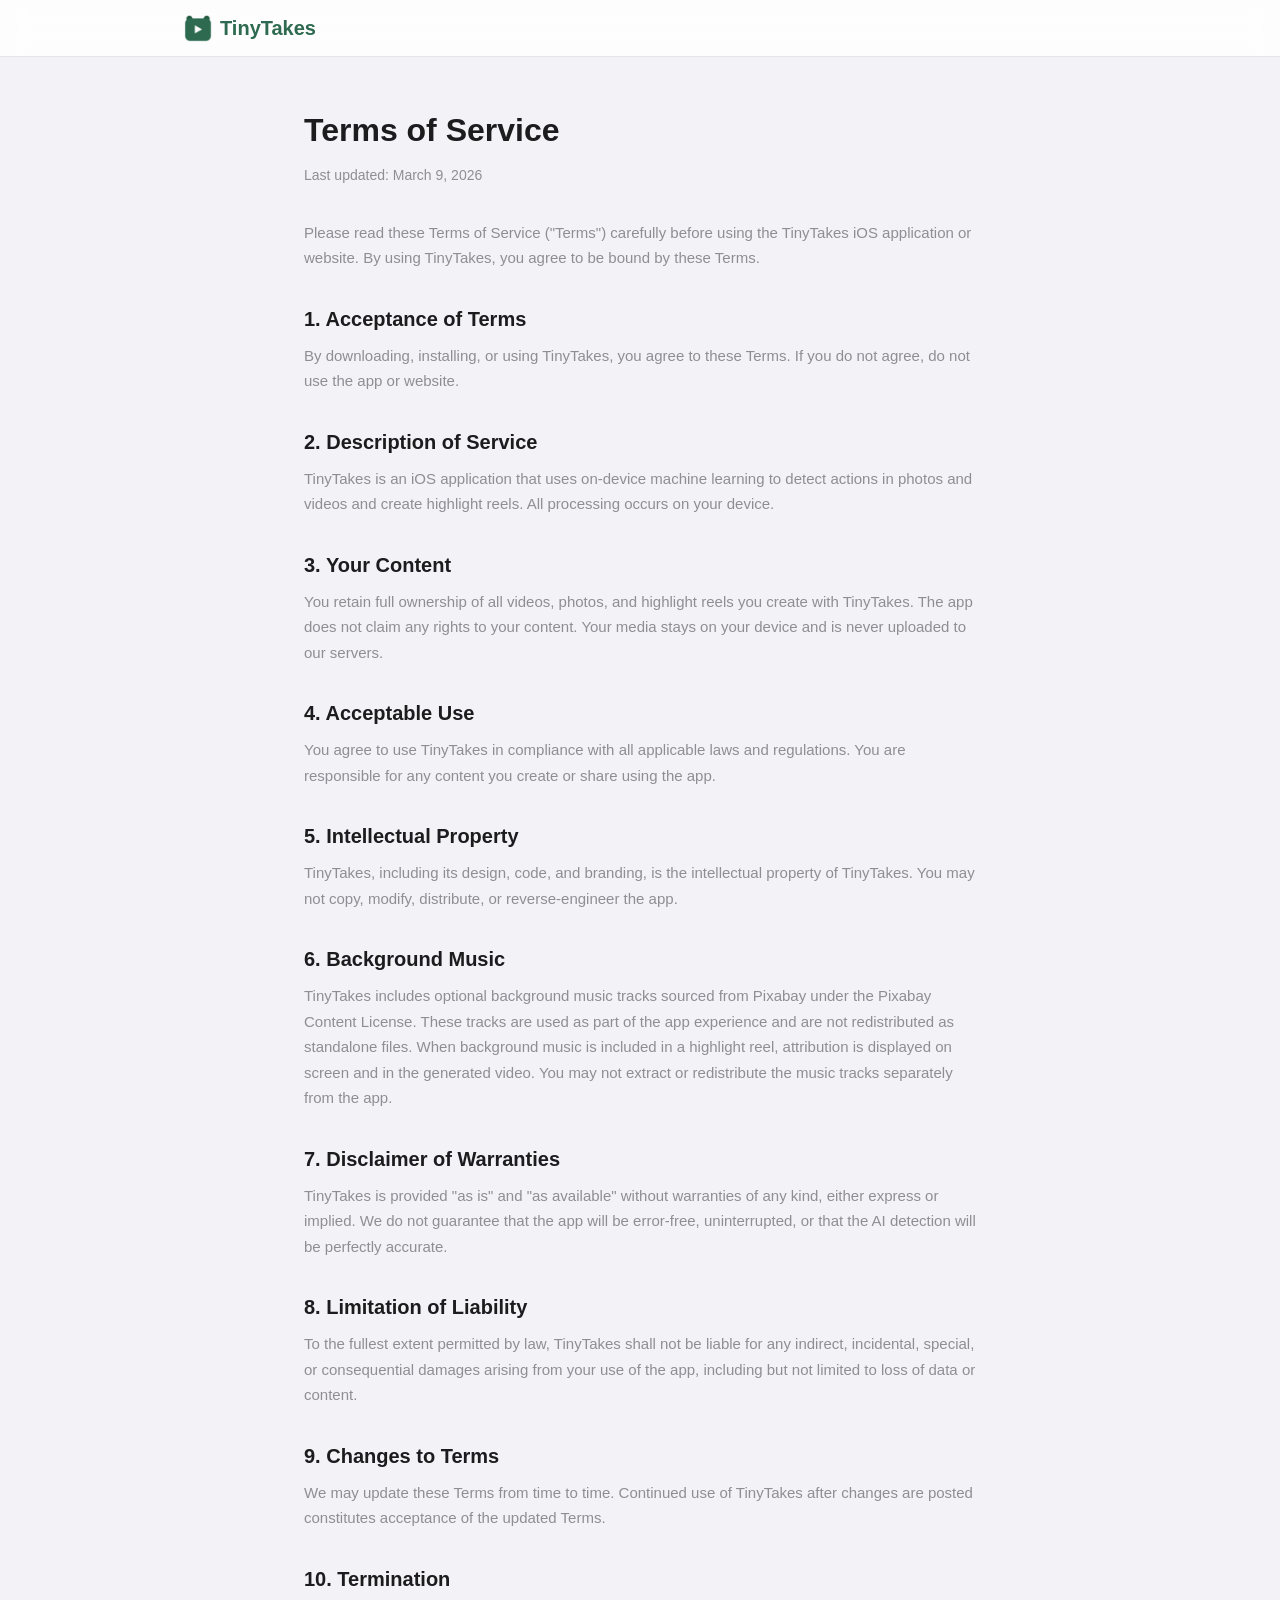
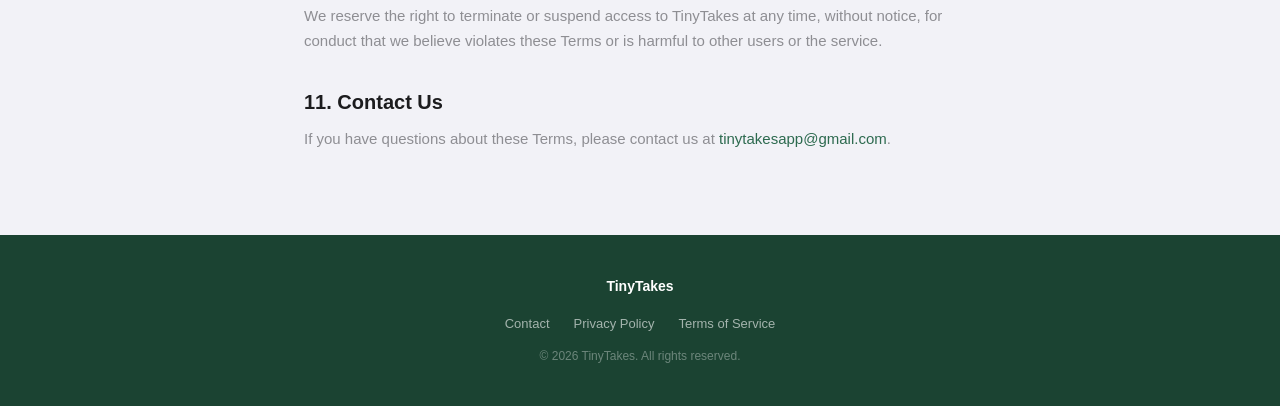
<file: terms.html>
<!DOCTYPE html>
<html lang="en">
<head>
  <meta charset="UTF-8">
  <meta name="viewport" content="width=device-width, initial-scale=1.0">
  <title>Terms of Service - TinyTakes</title>
  <link rel="stylesheet" href="styles.css">
</head>
<body>
  <nav class="nav">
    <div class="nav-inner">
      <a href="index.html" class="nav-logo"><img src="logo.png" alt="TinyTakes" class="nav-logo-img">TinyTakes</a>
    </div>
  </nav>

  <div class="legal-page">
    <h1>Terms of Service</h1>
    <p class="legal-updated">Last updated: March 9, 2026</p>

    <p>Please read these Terms of Service ("Terms") carefully before using the TinyTakes iOS application or website. By using TinyTakes, you agree to be bound by these Terms.</p>

    <h2>1. Acceptance of Terms</h2>
    <p>By downloading, installing, or using TinyTakes, you agree to these Terms. If you do not agree, do not use the app or website.</p>

    <h2>2. Description of Service</h2>
    <p>TinyTakes is an iOS application that uses on-device machine learning to detect actions in photos and videos and create highlight reels. All processing occurs on your device.</p>

    <h2>3. Your Content</h2>
    <p>You retain full ownership of all videos, photos, and highlight reels you create with TinyTakes. The app does not claim any rights to your content. Your media stays on your device and is never uploaded to our servers.</p>

    <h2>4. Acceptable Use</h2>
    <p>You agree to use TinyTakes in compliance with all applicable laws and regulations. You are responsible for any content you create or share using the app.</p>

    <h2>5. Intellectual Property</h2>
    <p>TinyTakes, including its design, code, and branding, is the intellectual property of TinyTakes. You may not copy, modify, distribute, or reverse-engineer the app.</p>

    <h2>6. Background Music</h2>
    <p>TinyTakes includes optional background music tracks sourced from Pixabay under the Pixabay Content License. These tracks are used as part of the app experience and are not redistributed as standalone files. When background music is included in a highlight reel, attribution is displayed on screen and in the generated video. You may not extract or redistribute the music tracks separately from the app.</p>

    <h2>7. Disclaimer of Warranties</h2>
    <p>TinyTakes is provided "as is" and "as available" without warranties of any kind, either express or implied. We do not guarantee that the app will be error-free, uninterrupted, or that the AI detection will be perfectly accurate.</p>

    <h2>8. Limitation of Liability</h2>
    <p>To the fullest extent permitted by law, TinyTakes shall not be liable for any indirect, incidental, special, or consequential damages arising from your use of the app, including but not limited to loss of data or content.</p>

    <h2>9. Changes to Terms</h2>
    <p>We may update these Terms from time to time. Continued use of TinyTakes after changes are posted constitutes acceptance of the updated Terms.</p>

    <h2>10. Termination</h2>
    <p>We reserve the right to terminate or suspend access to TinyTakes at any time, without notice, for conduct that we believe violates these Terms or is harmful to other users or the service.</p>

    <h2>11. Contact Us</h2>
    <p>If you have questions about these Terms, please contact us at <a href="mailto:tinytakesapp@gmail.com">tinytakesapp@gmail.com</a>.</p>
  </div>

  <footer class="footer">
    <div class="section-inner">
      <p class="footer-logo">TinyTakes</p>
      <div class="footer-links">
        <a href="mailto:tinytakesapp@gmail.com">Contact</a>
        <a href="privacy.html">Privacy Policy</a>
        <a href="terms.html">Terms of Service</a>
      </div>
      <p class="footer-copy">&copy; 2026 TinyTakes. All rights reserved.</p>
    </div>
  </footer>
</body>
</html>
</file>
<file: styles.css>
/* TinyTakes Landing Page + Feedback */

:root {
  --primary: #2D6A4F;
  --primary-light: #40916C;
  --primary-dark: #1B4332;
  --bg: #F2F2F7;
  --card-bg: #FFFFFF;
  --text: #1C1C1E;
  --text-secondary: #8E8E93;
  --border: #E5E5EA;
  --error: #FF3B30;
  --success: #34C759;
  --radius: 12px;
}

* {
  margin: 0;
  padding: 0;
  box-sizing: border-box;
}

html {
  scroll-behavior: smooth;
}

body {
  font-family: -apple-system, BlinkMacSystemFont, 'Segoe UI', Roboto, Helvetica, Arial, sans-serif;
  background-color: var(--bg);
  color: var(--text);
  line-height: 1.6;
  -webkit-font-smoothing: antialiased;
}

/* ---- Nav ---- */
.nav {
  position: sticky;
  top: 0;
  background: rgba(255, 255, 255, 0.85);
  backdrop-filter: blur(12px);
  -webkit-backdrop-filter: blur(12px);
  border-bottom: 1px solid var(--border);
  z-index: 100;
}

.nav-inner {
  max-width: 960px;
  margin: 0 auto;
  padding: 0 24px;
  height: 56px;
  display: flex;
  align-items: center;
  justify-content: space-between;
}

.nav-logo {
  font-size: 20px;
  font-weight: 700;
  color: var(--primary);
  text-decoration: none;
  display: flex;
  align-items: center;
  gap: 8px;
}

.nav-logo-img {
  width: 28px;
  height: 28px;
}

.nav-links {
  display: flex;
  gap: 24px;
  align-items: center;
}

.nav-links a {
  font-size: 14px;
  font-weight: 500;
  color: var(--text-secondary);
  text-decoration: none;
  transition: color 0.2s;
}

.nav-links a:hover {
  color: var(--text);
}

.nav-cta {
  background: var(--primary);
  color: #FFFFFF !important;
  padding: 6px 16px;
  border-radius: 8px;
  transition: background 0.2s !important;
}

.nav-cta:hover {
  background: var(--primary-dark);
  color: #FFFFFF !important;
}

/* ---- Hero ---- */
.hero {
  background: linear-gradient(135deg, var(--primary-dark) 0%, var(--primary) 50%, var(--primary-light) 100%);
  color: #FFFFFF;
}

.hero-inner {
  max-width: 960px;
  margin: 0 auto;
  padding: 80px 24px 88px;
  text-align: center;
}

.hero-logo {
  display: block;
  width: 80px;
  height: 80px;
  margin: 0 auto 8px;
  background: #FFFFFF;
  border-radius: 16px;
  padding: 8px;
}

.hero-badge {
  display: inline-block;
  font-size: 12px;
  font-weight: 600;
  text-transform: uppercase;
  letter-spacing: 1.5px;
  background: rgba(255, 255, 255, 0.2);
  padding: 4px 14px;
  border-radius: 20px;
  margin-bottom: 24px;
}

.hero h1 {
  font-size: 44px;
  font-weight: 700;
  line-height: 1.15;
  letter-spacing: -0.5px;
  margin-bottom: 16px;
}

.hero-subtitle {
  font-size: 18px;
  line-height: 1.6;
  opacity: 0.9;
  max-width: 560px;
  margin: 0 auto 12px;
}

.hero-requirement {
  font-size: 13px;
  opacity: 0.6;
  margin-bottom: 32px;
}

.hero-actions {
  display: flex;
  gap: 12px;
  justify-content: center;
}

.btn-primary {
  display: inline-block;
  padding: 12px 28px;
  font-size: 15px;
  font-weight: 600;
  color: var(--primary-dark);
  background: #FFFFFF;
  border-radius: 10px;
  text-decoration: none;
  transition: transform 0.2s, box-shadow 0.2s;
}

.btn-primary:hover {
  transform: translateY(-1px);
  box-shadow: 0 4px 12px rgba(0, 0, 0, 0.15);
}

.btn-ghost {
  display: inline-block;
  padding: 12px 28px;
  font-size: 15px;
  font-weight: 600;
  color: #FFFFFF;
  border: 1.5px solid rgba(255, 255, 255, 0.4);
  border-radius: 10px;
  text-decoration: none;
  transition: border-color 0.2s, background 0.2s;
}

.btn-ghost:hover {
  border-color: #FFFFFF;
  background: rgba(255, 255, 255, 0.1);
}

/* ---- Sections ---- */
.section {
  padding: 72px 0;
}

.section-alt {
  background: var(--card-bg);
}

.section-inner {
  max-width: 960px;
  margin: 0 auto;
  padding: 0 24px;
}

.section-title {
  font-size: 30px;
  font-weight: 700;
  text-align: center;
  margin-bottom: 12px;
  letter-spacing: -0.3px;
}

.section-subtitle {
  font-size: 16px;
  color: var(--text-secondary);
  text-align: center;
  max-width: 480px;
  margin: 0 auto 36px;
}

/* ---- Screenshots ---- */
.screenshots {
  display: flex;
  justify-content: center;
  gap: 24px;
  margin-top: 40px;
  overflow-x: auto;
  padding: 0 16px 8px;
}

.screenshot {
  flex-shrink: 0;
  text-align: center;
}

.phone-frame {
  width: 180px;
  border-radius: 20px;
  overflow: hidden;
  box-shadow: 0 8px 24px rgba(0, 0, 0, 0.12);
  border: 3px solid #E5E5EA;
  background: var(--card-bg);
}

.phone-frame img {
  width: 100%;
  height: auto;
  display: block;
}

.screenshot-label {
  font-size: 13px;
  font-weight: 500;
  color: var(--text-secondary);
  margin-top: 10px;
}

/* ---- Features Grid ---- */
.features-grid {
  display: grid;
  grid-template-columns: repeat(3, 1fr);
  gap: 20px;
  margin-top: 40px;
}

.feature-card {
  background: var(--card-bg);
  border-radius: var(--radius);
  padding: 24px;
  box-shadow: 0 1px 3px rgba(0, 0, 0, 0.06);
  transition: transform 0.2s, box-shadow 0.2s;
}

.feature-card:hover {
  transform: translateY(-2px);
  box-shadow: 0 4px 12px rgba(0, 0, 0, 0.08);
}

.feature-icon {
  width: 48px;
  height: 48px;
  border-radius: 12px;
  background: rgba(45, 106, 79, 0.08);
  color: var(--primary);
  display: flex;
  align-items: center;
  justify-content: center;
  margin-bottom: 14px;
}

.feature-card h3 {
  font-size: 16px;
  font-weight: 600;
  margin-bottom: 6px;
}

.feature-card p {
  font-size: 14px;
  color: var(--text-secondary);
  line-height: 1.5;
}

/* ---- Steps ---- */
.steps {
  display: flex;
  align-items: flex-start;
  justify-content: center;
  gap: 0;
  margin-top: 40px;
}

.step {
  text-align: center;
  max-width: 200px;
  flex-shrink: 0;
}

.step-number {
  width: 40px;
  height: 40px;
  line-height: 40px;
  border-radius: 50%;
  background: var(--primary);
  color: #FFFFFF;
  font-size: 18px;
  font-weight: 700;
  margin: 0 auto 12px;
}

.step h3 {
  font-size: 15px;
  font-weight: 600;
  margin-bottom: 6px;
}

.step p {
  font-size: 13px;
  color: var(--text-secondary);
  line-height: 1.5;
}

.step-connector {
  width: 40px;
  height: 2px;
  background: var(--border);
  margin-top: 20px;
  flex-shrink: 0;
}

/* ---- Card (Feedback Form) ---- */
.card {
  background: var(--card-bg);
  border-radius: var(--radius);
  padding: 28px;
  box-shadow: 0 1px 3px rgba(0, 0, 0, 0.08);
  max-width: 640px;
  margin: 0 auto;
}

/* ---- Form ---- */
.form-group {
  margin-bottom: 16px;
  flex: 1;
}

.form-row {
  display: flex;
  gap: 12px;
}

label {
  display: block;
  font-size: 14px;
  font-weight: 500;
  margin-bottom: 6px;
  color: var(--text);
}

.required {
  color: var(--error);
}

input[type="text"],
input[type="email"],
select,
textarea {
  width: 100%;
  padding: 10px 12px;
  font-size: 15px;
  border: 1px solid var(--border);
  border-radius: 8px;
  background: var(--bg);
  color: var(--text);
  font-family: inherit;
  transition: border-color 0.2s;
}

input[type="text"]:focus,
input[type="email"]:focus,
select:focus,
textarea:focus {
  outline: none;
  border-color: var(--primary);
  box-shadow: 0 0 0 3px rgba(45, 106, 79, 0.1);
}

textarea {
  resize: vertical;
  min-height: 100px;
}

input[type="file"] {
  font-size: 14px;
  color: var(--text-secondary);
}

.hint {
  font-size: 12px;
  color: var(--text-secondary);
  margin-top: 4px;
}

.field-error {
  font-size: 13px;
  color: var(--error);
  margin-top: 4px;
}

input.input-error {
  border-color: var(--error);
}

input.input-error:focus {
  border-color: var(--error);
  box-shadow: 0 0 0 3px rgba(255, 59, 48, 0.1);
}

/* ---- Buttons ---- */
button[type="submit"] {
  width: 100%;
  padding: 14px;
  font-size: 16px;
  font-weight: 600;
  color: #FFFFFF;
  background: var(--primary);
  border: none;
  border-radius: 10px;
  cursor: pointer;
  transition: background 0.2s;
  margin-top: 8px;
}

button[type="submit"]:hover {
  background: var(--primary-dark);
}

button[type="submit"]:disabled {
  background: var(--text-secondary);
  cursor: not-allowed;
}

.btn-secondary {
  padding: 10px 24px;
  font-size: 15px;
  font-weight: 500;
  color: var(--primary);
  background: transparent;
  border: 1.5px solid var(--primary);
  border-radius: 10px;
  cursor: pointer;
  transition: background 0.2s;
  margin-top: 12px;
}

.btn-secondary:hover {
  background: rgba(45, 106, 79, 0.05);
}

/* ---- Success / Error ---- */
#success-message,
#error-message {
  text-align: center;
  padding: 24px 0;
}

.success-icon {
  width: 56px;
  height: 56px;
  line-height: 56px;
  border-radius: 50%;
  background: var(--success);
  color: #FFFFFF;
  font-size: 28px;
  font-weight: 700;
  margin: 0 auto 16px;
}

.error-icon {
  width: 56px;
  height: 56px;
  line-height: 56px;
  border-radius: 50%;
  background: var(--error);
  color: #FFFFFF;
  font-size: 28px;
  font-weight: 700;
  margin: 0 auto 16px;
}

#success-message h3,
#error-message h3 {
  font-size: 18px;
  margin-bottom: 8px;
}

#success-message p,
#error-message p {
  font-size: 14px;
  color: var(--text-secondary);
}

/* ---- Footer ---- */
.footer {
  background: var(--primary-dark);
  color: rgba(255, 255, 255, 0.7);
  text-align: center;
  padding: 40px 0;
}

.footer-logo-img {
  width: 40px;
  height: 40px;
  background: #FFFFFF;
  border-radius: 8px;
  padding: 4px;
  margin-bottom: 8px;
}

.footer-logo {
  font-size: 20px;
  font-weight: 700;
  color: #FFFFFF;
  margin-bottom: 8px;
}

.footer p {
  font-size: 14px;
}

.footer-links {
  display: flex;
  gap: 24px;
  justify-content: center;
  margin-top: 16px;
}

.footer-links a {
  font-size: 13px;
  color: rgba(255, 255, 255, 0.6);
  text-decoration: none;
  transition: color 0.2s;
}

.footer-links a:hover {
  color: #FFFFFF;
}

.footer-copy {
  margin-top: 12px;
  font-size: 12px !important;
  opacity: 0.5;
}

/* ---- Legal Pages ---- */
.legal-page {
  max-width: 720px;
  margin: 0 auto;
  padding: 48px 24px 72px;
}

.legal-page h1 {
  font-size: 32px;
  font-weight: 700;
  margin-bottom: 8px;
}

.legal-page .legal-updated {
  font-size: 14px;
  color: var(--text-secondary);
  margin-bottom: 32px;
}

.legal-page h2 {
  font-size: 20px;
  font-weight: 600;
  margin-top: 32px;
  margin-bottom: 8px;
}

.legal-page p,
.legal-page li {
  font-size: 15px;
  color: var(--text-secondary);
  line-height: 1.7;
  margin-bottom: 12px;
}

.legal-page ul {
  padding-left: 24px;
  margin-bottom: 12px;
}

.legal-page a {
  color: var(--primary);
  text-decoration: none;
}

.legal-page a:hover {
  text-decoration: underline;
}

/* ---- Responsive ---- */
@media (max-width: 768px) {
  .screenshots {
    gap: 16px;
  }

  .phone-frame {
    width: 150px;
  }

  .features-grid {
    grid-template-columns: repeat(2, 1fr);
  }

  .hero h1 {
    font-size: 32px;
  }

  .hero-inner {
    padding: 56px 24px 64px;
  }

  .section-title {
    font-size: 24px;
  }

  .steps {
    flex-direction: column;
    align-items: center;
    gap: 8px;
  }

  .step-connector {
    width: 2px;
    height: 24px;
    margin: 0;
  }

  .step {
    max-width: 280px;
  }
}

@media (max-width: 480px) {
  .screenshots {
    gap: 12px;
    justify-content: flex-start;
  }

  .phone-frame {
    width: 130px;
  }

  .features-grid {
    grid-template-columns: 1fr;
  }

  .form-row {
    flex-direction: column;
    gap: 0;
  }

  .hero h1 {
    font-size: 28px;
  }

  .hero-subtitle {
    font-size: 16px;
  }

  .hero-actions {
    flex-direction: column;
    align-items: center;
  }

  .nav-links a:not(.nav-cta) {
    display: none;
  }

  .section {
    padding: 48px 0;
  }

  .card {
    padding: 20px 16px;
  }
}
</file>
